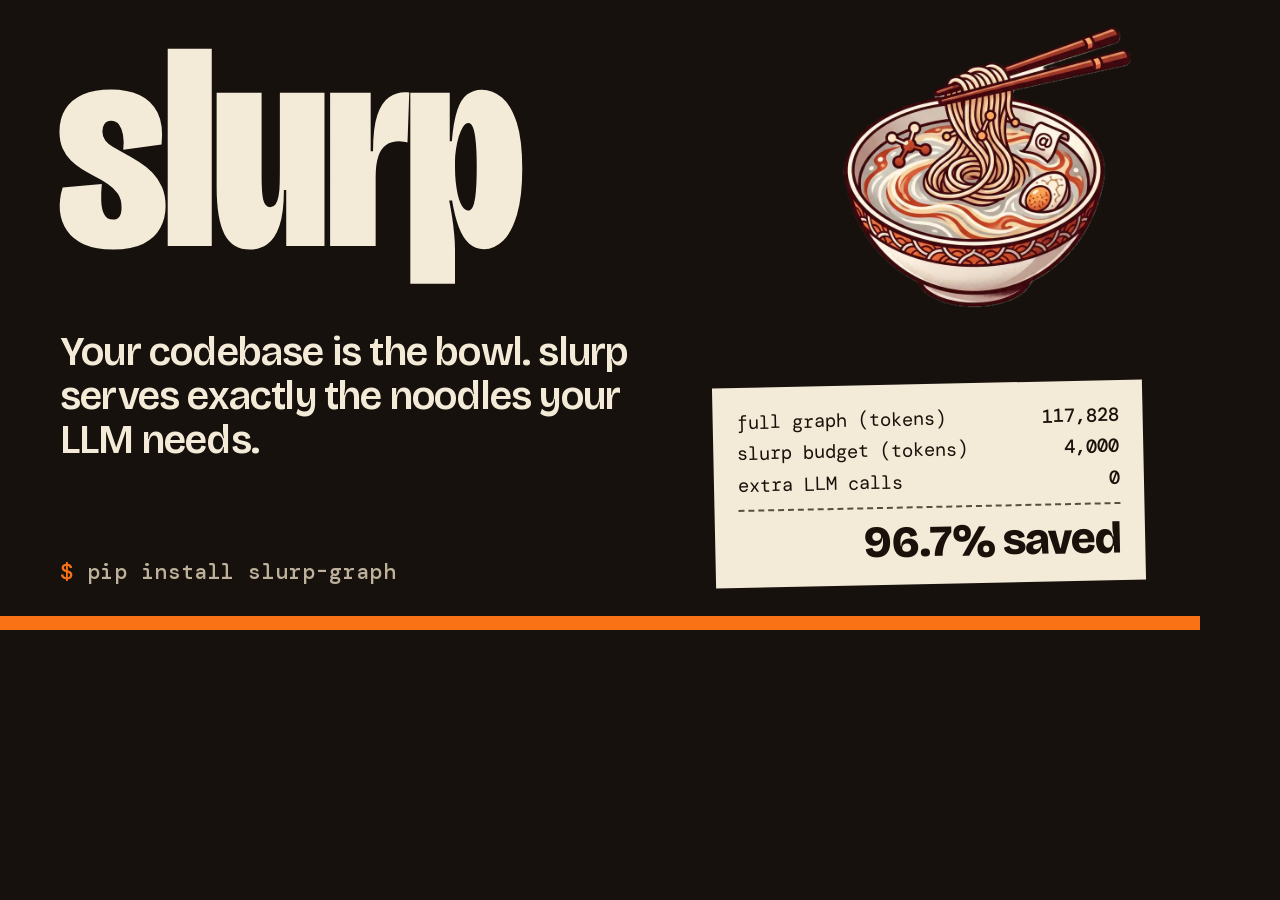
<file: src/og/og.html>
<!doctype html><html><head><meta charset="utf-8"><style>
@font-face{font-family:B;font-weight:400 800;font-stretch:75% 100%;src:url(../../assets/fonts/bricolage-latin.woff2)}
@font-face{font-family:M;font-weight:400;src:url(../../assets/fonts/dmmono-400-latin.woff2)}
@font-face{font-family:M;font-weight:500;src:url(../../assets/fonts/dmmono-500-latin.woff2)}
*{margin:0;box-sizing:border-box}body{width:1200px;height:630px;background:#16110c;color:#f4ead8;font-family:B;overflow:hidden;position:relative}
.word{position:absolute;left:56px;top:34px;font:800 290px/.8 B;font-stretch:75%;letter-spacing:-.02em}
.bowl{position:absolute;right:26px;top:-8px;width:400px;height:400px}
.tag{position:absolute;left:60px;top:330px;width:600px;font:600 40px/1.1 B;letter-spacing:-.02em}
.url{position:absolute;left:60px;bottom:44px;font:500 22px M;color:#bdb19c;letter-spacing:.02em}
.url b{color:#f97316;font-weight:500}
.t{position:absolute;right:56px;bottom:46px;width:430px;background:#f4ead8;color:#1a120a;font:400 19px/1.55 M;padding:20px 24px;transform:rotate(-1.2deg)}
.t dl{display:grid;grid-template-columns:1fr auto;gap:2px 16px}.t dd{text-align:right;font-weight:500}
.t .tot{border-top:2px dashed #5a4d3d;margin-top:10px;padding-top:12px;font:800 44px/1 B;text-align:right;letter-spacing:-.02em}
.band{position:absolute;left:0;right:0;bottom:0;height:14px;background:#f97316}
</style></head><body>
<div class="word">slurp</div><img class="bowl" src="../../assets/logo-920.webp">
<p class="tag">Your codebase is the bowl. slurp serves exactly the noodles your LLM needs.</p>
<p class="url"><b>$</b> pip install slurp-graph</p>
<div class="t"><dl><dt>full graph (tokens)</dt><dd>117,828</dd><dt>slurp budget (tokens)</dt><dd>4,000</dd><dt>extra LLM calls</dt><dd>0</dd></dl><p class="tot">96.7% saved</p></div>
<div class="band"></div></body></html>
</file>
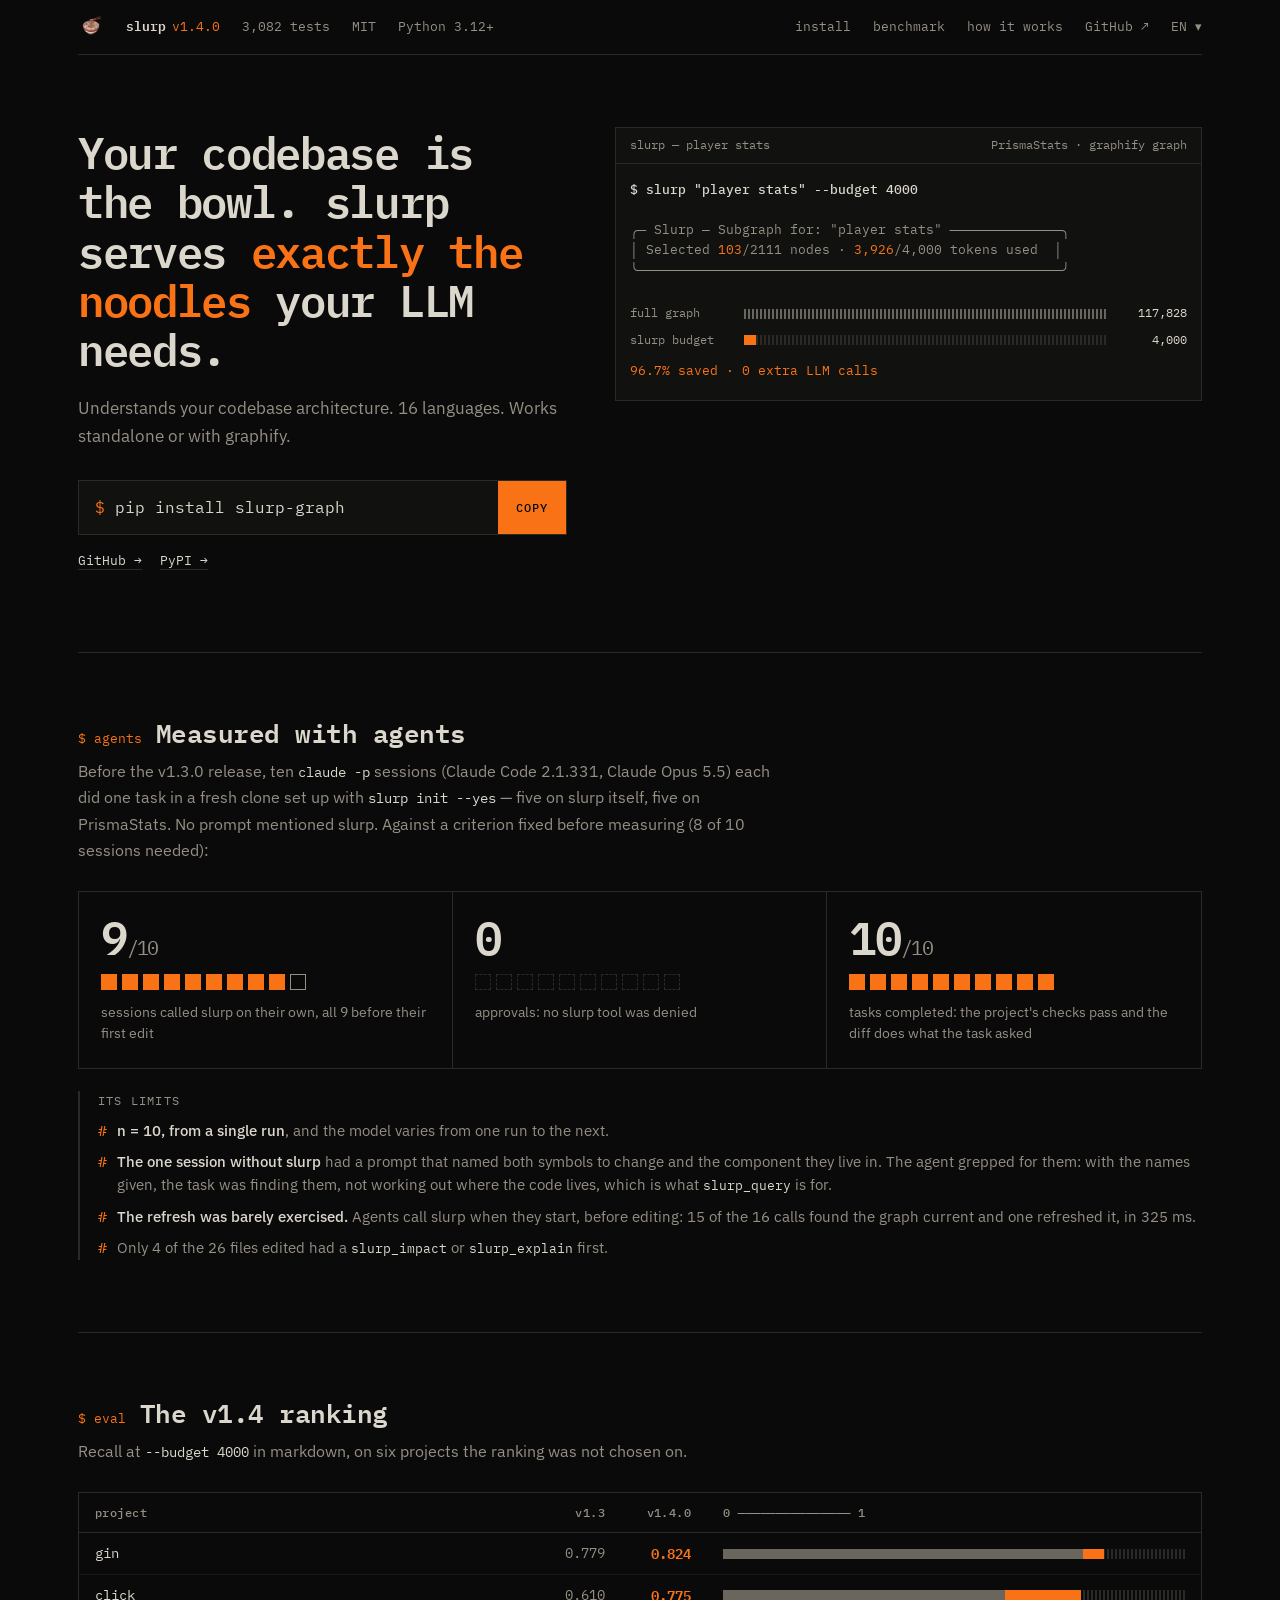
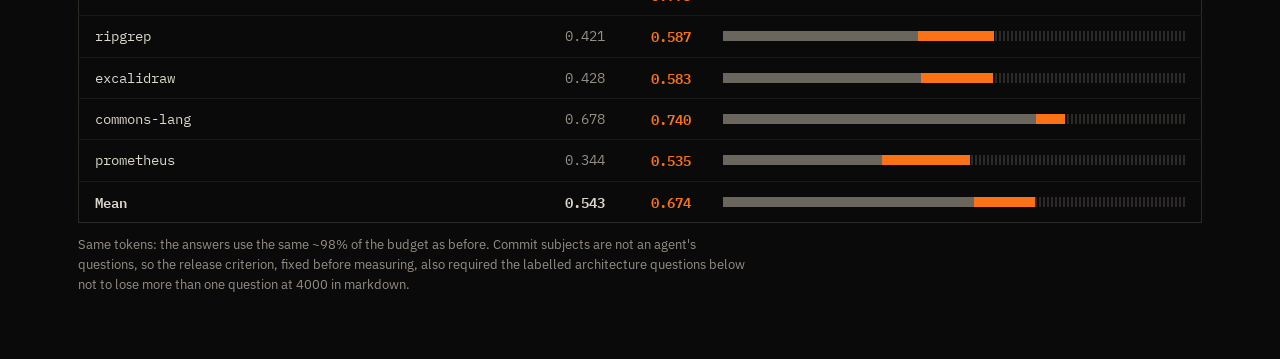
<file: docs/rediseno/bocetos/a.html>
<!doctype html><html lang="en"><head><meta charset="utf-8"><meta name="viewport" content="width=device-width,initial-scale=1">
<title>A — the page is the output</title>
<link rel="preconnect" href="https://fonts.googleapis.com"><link rel="preconnect" href="https://fonts.gstatic.com" crossorigin>
<link href="https://fonts.googleapis.com/css2?family=IBM+Plex+Mono:wght@400;500;600&family=IBM+Plex+Sans:wght@400;500&display=swap" rel="stylesheet">
<style>
*{box-sizing:border-box;margin:0;padding:0}
:root{--bg:#0a0a0a;--pane:#111110;--line:#2c2a26;--tx:#dcd7cc;--mu:#958f84;--or:#f97316;--mono:'IBM Plex Mono',monospace;--sans:'IBM Plex Sans',sans-serif}
body{background:var(--bg);color:var(--tx);font:400 15px/1.6 var(--mono);-webkit-font-smoothing:antialiased}
.wrap{max-width:1180px;margin:0 auto;padding:0 28px}
.bar{display:flex;gap:22px;align-items:center;border-bottom:1px solid var(--line);padding:14px 0;font-size:13px;color:var(--mu)}
.bar img{width:26px;height:26px}.bar b{color:var(--tx);font-weight:600;margin-right:6px}.bar .sp{flex:1}.bar a{color:var(--mu);text-decoration:none}
.bar .ver{color:var(--or)}
.hero{display:grid;grid-template-columns:5fr 6fr;gap:48px;padding:72px 0 80px;align-items:start}
h1{font:600 44px/1.12 var(--mono);letter-spacing:-.03em}
h1 em{font-style:normal;color:var(--or)}
.sub{font:400 17px/1.6 var(--sans);color:var(--mu);margin:22px 0 30px;max-width:30em}
.cmd{display:flex;border:1px solid var(--line);background:var(--pane);font-size:16px}
.cmd span{padding:14px 16px;flex:1}.cmd i{font-style:normal;color:var(--or);margin-right:10px}
.cmd button{font:500 12px var(--mono);letter-spacing:.08em;background:var(--or);color:#0a0a0a;border:0;padding:0 18px;text-transform:uppercase}
.links{margin-top:16px;font-size:13px;color:var(--mu)}.links a{color:var(--tx);text-decoration:underline;text-decoration-color:var(--line);text-underline-offset:4px;margin-right:18px}
.term{border:1px solid var(--line);background:var(--pane);font-size:13px;line-height:1.55}
.term .tt{border-bottom:1px solid var(--line);padding:8px 14px;color:var(--mu);font-size:12px;display:flex;justify-content:space-between}
.term pre{font:inherit;padding:16px 14px;white-space:pre;overflow:hidden;color:var(--mu)}
.term pre b{color:var(--tx);font-weight:500}.term pre em{color:var(--or);font-style:normal}
.meter{padding:0 14px 18px}
.meter .row{display:flex;align-items:center;gap:10px;font-size:12px;color:var(--mu);margin-top:8px}
.meter .row span:first-child{width:104px}.meter .row span:last-child{width:70px;text-align:right;color:var(--tx)}
.meter .tr{flex:1;height:10px;background:repeating-linear-gradient(90deg,var(--line) 0 2px,transparent 2px 4px)}
.meter .tr.full{background:repeating-linear-gradient(90deg,#6b665d 0 2px,transparent 2px 4px)}
.meter .tr i{display:block;height:100%;width:3.4%;background:var(--or)}
.meter .sv{color:var(--or);margin-top:12px;font-size:13px}
section{border-top:1px solid var(--line);padding:64px 0}
.h{display:flex;align-items:baseline;gap:14px;margin-bottom:8px}
.h .n{color:var(--or);font-size:13px}.h h2{font:600 26px/1.2 var(--mono);letter-spacing:-.02em}
.lede{font:400 16px/1.65 var(--sans);color:var(--mu);max-width:44em;margin-bottom:28px}
.lede code,.note code{font-family:var(--mono);font-size:.9em;color:var(--tx)}
.runs{display:grid;grid-template-columns:repeat(3,1fr);border:1px solid var(--line)}
.run{padding:22px 22px 24px;border-right:1px solid var(--line)}.run:last-child{border-right:0}
.run .big{font:600 46px/1 var(--mono);letter-spacing:-.04em}
.run .big small{font-size:20px;color:var(--mu);font-weight:400}
.sq{display:flex;gap:5px;margin:14px 0 12px}.sq i{width:16px;height:16px;background:var(--or)}.sq i.o{background:none;border:1px solid var(--mu)}.sq i.z{background:none;border:1px dashed var(--line)}
.run p{font:400 14px/1.5 var(--sans);color:var(--mu)}
.notes{margin-top:22px;border-left:2px solid var(--line);padding-left:18px}
.notes .t{font-size:12px;letter-spacing:.1em;text-transform:uppercase;color:var(--mu);margin-bottom:8px}
.note{font:400 14.5px/1.6 var(--sans);color:var(--mu);margin-bottom:8px;display:flex;gap:10px}
.note::before{content:"#";font-family:var(--mono);color:var(--or)}.note b{color:var(--tx);font-weight:500}
table{width:100%;border-collapse:collapse;font-size:14px;border:1px solid var(--line)}
th{font-weight:500;font-size:12px;color:var(--mu);text-align:left;padding:10px 16px;border-bottom:1px solid var(--line);letter-spacing:.04em}
td{padding:9px 16px;border-bottom:1px solid #1b1a18}
td.num,th.num{text-align:right;font-variant-numeric:tabular-nums;width:86px}
td.v3{color:var(--mu)}td.v4{color:var(--or);font-weight:600}
td.g{width:44%}.g div{position:relative;height:10px;background:repeating-linear-gradient(90deg,var(--line) 0 2px,transparent 2px 4px)}
.g i{position:absolute;left:0;top:0;height:100%;background:#6b665d;width:calc(var(--a)*100%)}
.g u{position:absolute;top:0;height:100%;background:var(--or);left:calc(var(--a)*100%);width:calc((var(--b) - var(--a))*100%)}
tr.mean td{border-top:1px solid var(--line);border-bottom:0;color:var(--tx);font-weight:600}tr.mean td.v4{color:var(--or)}
.cap{font:400 13px/1.55 var(--sans);color:var(--mu);margin-top:12px;max-width:52em}
@media(max-width:700px){.wrap{padding:0 18px}.bar{gap:12px;font-size:12px}.bar .hid{display:none}.hero{grid-template-columns:1fr;gap:32px;padding:40px 0 48px}h1{font-size:29px}.sub{font-size:16px}.cmd{font-size:14px}.term{font-size:9.6px;overflow:hidden}.meter .row{font-size:11px}.meter .row span:first-child{width:78px}.meter .row span:last-child{width:54px}.ax{display:none}.term pre{padding:12px 10px}section{padding:44px 0}.h h2{font-size:21px}.runs{grid-template-columns:1fr}.run{border-right:0;border-bottom:1px solid var(--line);display:grid;grid-template-columns:auto 1fr;column-gap:16px;align-items:center;padding:16px}.run:last-child{border-bottom:0}.run .big{font-size:34px;grid-row:span 2}.sq{margin:0 0 6px}.sq i{width:11px;height:11px}.sq{gap:3px}.run p{font-size:13.5px}td,th{padding:9px 10px}td.g{width:30%}td.num,th.num{width:58px}table{font-size:13px}}
</style></head><body><div class="wrap">
<div class="bar"><img src="../../../assets/SlurpLogo_SinFondo.png" alt=""><span><b>slurp</b><span class="ver">v1.4.0</span></span><span class="hid">3,082 tests</span><span class="hid">MIT</span><span class="hid">Python 3.12+</span><span class="sp"></span><a class="hid">install</a><a class="hid">benchmark</a><a class="hid">how it works</a><a>GitHub ↗</a><a>EN ▾</a></div>
<div class="hero"><div>
<h1>Your codebase is the bowl. slurp serves <em>exactly the noodles</em> your LLM needs.</h1>
<p class="sub">Understands your codebase architecture. 16 languages. Works standalone or with graphify.</p>
<div class="cmd"><span><i>$</i>pip install slurp-graph</span><button>copy</button></div>
<p class="links"><a>GitHub →</a><a>PyPI →</a></p>
</div>
<div class="term"><div class="tt"><span>slurp — player stats</span><span>PrismaStats · graphify graph</span></div>
<pre><b>$ slurp "player stats" --budget 4000</b>

╭─ Slurp — Subgraph for: "player stats" ──────────────╮
│ Selected <em>103</em>/2111 nodes · <em>3,926</em>/4,000 tokens used  │
╰─────────────────────────────────────────────────────╯</pre>
<div class="meter"><div class="row"><span>full graph</span><div class="tr full"></div><span>117,828</span></div>
<div class="row"><span>slurp budget</span><div class="tr"><i></i></div><span>4,000</span></div>
<p class="sv">96.7% saved · 0 extra LLM calls</p></div></div></div>

<section><div class="h"><span class="n">$ agents</span><h2>Measured with agents</h2></div>
<p class="lede">Before the v1.3.0 release, ten <code>claude -p</code> sessions (Claude Code 2.1.331, Claude Opus 5.5) each did one task in a fresh clone set up with <code>slurp init --yes</code> — five on slurp itself, five on PrismaStats. No prompt mentioned slurp. Against a criterion fixed before measuring (8 of 10 sessions needed):</p>
<div class="runs">
<div class="run"><div class="big">9<small>/10</small></div><div><div class="sq"><i></i><i></i><i></i><i></i><i></i><i></i><i></i><i></i><i></i><i class="o"></i></div><p>sessions called slurp on their own, all 9 before their first edit</p></div></div>
<div class="run"><div class="big">0</div><div><div class="sq"><i class="z"></i><i class="z"></i><i class="z"></i><i class="z"></i><i class="z"></i><i class="z"></i><i class="z"></i><i class="z"></i><i class="z"></i><i class="z"></i></div><p>approvals: no slurp tool was denied</p></div></div>
<div class="run"><div class="big">10<small>/10</small></div><div><div class="sq"><i></i><i></i><i></i><i></i><i></i><i></i><i></i><i></i><i></i><i></i></div><p>tasks completed: the project's checks pass and the diff does what the task asked</p></div></div>
</div>
<div class="notes"><p class="t">Its limits</p>
<p class="note"><span><b>n = 10, from a single run</b>, and the model varies from one run to the next.</span></p>
<p class="note"><span><b>The one session without slurp</b> had a prompt that named both symbols to change and the component they live in. The agent grepped for them: with the names given, the task was finding them, not working out where the code lives, which is what <code>slurp_query</code> is for.</span></p>
<p class="note"><span><b>The refresh was barely exercised.</b> Agents call slurp when they start, before editing: 15 of the 16 calls found the graph current and one refreshed it, in 325 ms.</span></p>
<p class="note"><span>Only 4 of the 26 files edited had a <code>slurp_impact</code> or <code>slurp_explain</code> first.</span></p></div>
</section>

<section><div class="h"><span class="n">$ eval</span><h2>The v1.4 ranking</h2></div>
<p class="lede">Recall at <code>--budget 4000</code> in markdown, on six projects the ranking was not chosen on.</p>
<table><thead><tr><th>project</th><th class="num">v1.3</th><th class="num">v1.4.0</th><th><span class="ax">0 ─────────────── 1</span></th></tr></thead><tbody>
<tr><td>gin</td><td class="num v3">0.779</td><td class="num v4">0.824</td><td class="g"><div style="--a:.779;--b:.824"><i></i><u></u></div></td></tr>
<tr><td>click</td><td class="num v3">0.610</td><td class="num v4">0.775</td><td class="g"><div style="--a:.610;--b:.775"><i></i><u></u></div></td></tr>
<tr><td>ripgrep</td><td class="num v3">0.421</td><td class="num v4">0.587</td><td class="g"><div style="--a:.421;--b:.587"><i></i><u></u></div></td></tr>
<tr><td>excalidraw</td><td class="num v3">0.428</td><td class="num v4">0.583</td><td class="g"><div style="--a:.428;--b:.583"><i></i><u></u></div></td></tr>
<tr><td>commons-lang</td><td class="num v3">0.678</td><td class="num v4">0.740</td><td class="g"><div style="--a:.678;--b:.740"><i></i><u></u></div></td></tr>
<tr><td>prometheus</td><td class="num v3">0.344</td><td class="num v4">0.535</td><td class="g"><div style="--a:.344;--b:.535"><i></i><u></u></div></td></tr>
<tr class="mean"><td>Mean</td><td class="num v3">0.543</td><td class="num v4">0.674</td><td class="g"><div style="--a:.543;--b:.674"><i></i><u></u></div></td></tr>
</tbody></table>
<p class="cap">Same tokens: the answers use the same ~98% of the budget as before. Commit subjects are not an agent's questions, so the release criterion, fixed before measuring, also required the labelled architecture questions below not to lose more than one question at 4000 in markdown.</p>
</section></div>

</body></html>
</file>
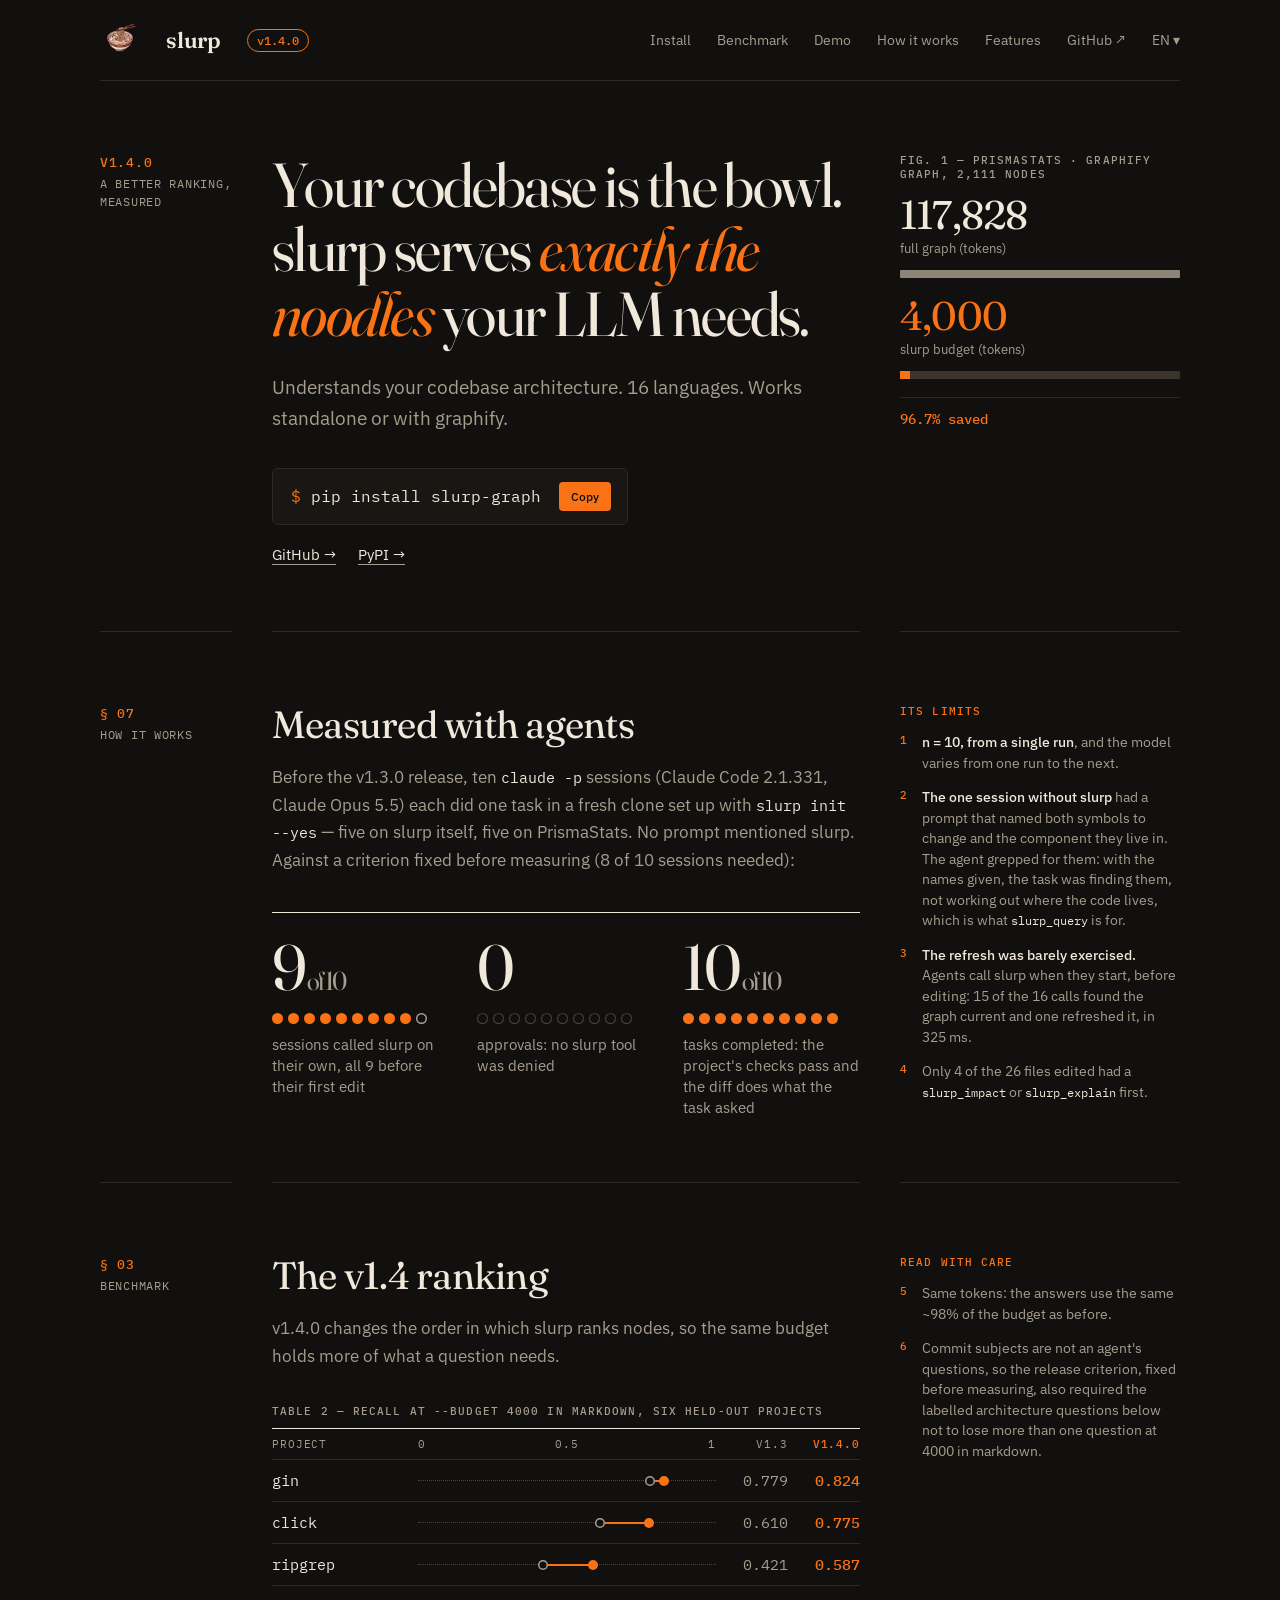
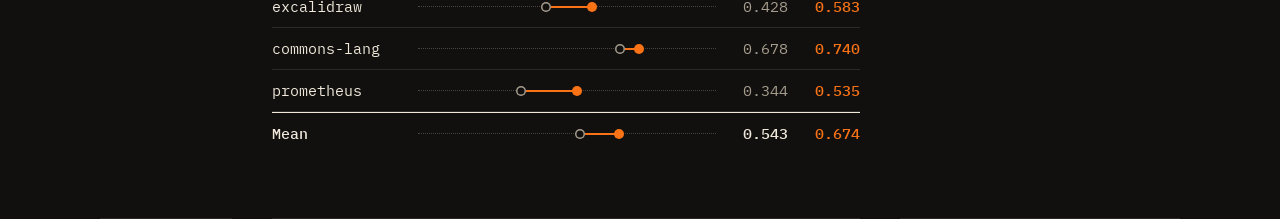
<file: docs/rediseno/bocetos/b.html>
<!doctype html><html lang="en"><head><meta charset="utf-8"><meta name="viewport" content="width=device-width,initial-scale=1">
<title>B — the measurement report</title>
<link rel="preconnect" href="https://fonts.googleapis.com"><link rel="preconnect" href="https://fonts.gstatic.com" crossorigin>
<link href="https://fonts.googleapis.com/css2?family=Fraunces:ital,opsz,wght@0,9..144,400;0,9..144,500;0,9..144,600;1,9..144,400&family=IBM+Plex+Mono:wght@400;500&family=IBM+Plex+Sans:wght@400;500;600&display=swap" rel="stylesheet">
<style>
*{box-sizing:border-box;margin:0;padding:0}
:root{--bg:#12100e;--rule:#2e2924;--ink:#efe8db;--mu:#a69d8f;--or:#f97316;--serif:'Fraunces',Georgia,serif;--sans:'IBM Plex Sans',sans-serif;--mono:'IBM Plex Mono',monospace}
body{background:var(--bg);color:var(--ink);font:400 17px/1.62 var(--sans);-webkit-font-smoothing:antialiased}
.page{max-width:1160px;margin:0 auto;padding:0 40px;display:grid;grid-template-columns:132px minmax(0,1fr) 280px;column-gap:40px}
.full{grid-column:1/-1}.rail{grid-column:1}.main{grid-column:2}.side{grid-column:3}
.top{display:flex;align-items:center;gap:26px;padding:20px 0;border-bottom:1px solid var(--rule);font-size:14px;color:var(--mu)}
.top img{width:40px;height:40px}.top b{font:600 22px var(--serif);color:var(--ink);letter-spacing:-.01em}.top .sp{flex:1}
.top .pill{font:500 12px var(--mono);color:var(--or);border:1px solid var(--or);padding:3px 9px;border-radius:99px}
.hero{padding:84px 0 72px;border-bottom:1px solid var(--rule);row-gap:0;display:contents}
.rail{font:400 12px/1.5 var(--mono);color:var(--mu);letter-spacing:.06em;text-transform:uppercase;padding-top:14px}
.rail b{display:block;color:var(--or);font-weight:500;font-size:13px;margin-bottom:2px}
.blk{padding:76px 0 68px;border-bottom:1px solid var(--rule);display:contents}
.blk>*{padding-top:72px;padding-bottom:64px;border-bottom:1px solid var(--rule)}
h1{font:400 62px/1.04 var(--serif);letter-spacing:-.025em;font-variation-settings:"opsz" 144}
h1 em{color:var(--or);font-style:italic}
.abs{font-size:19px;color:var(--mu);margin:26px 0 34px;max-width:30em}
.cmd{display:inline-flex;align-items:center;gap:18px;border:1px solid var(--rule);border-radius:6px;padding:13px 16px 13px 18px;font:400 16px var(--mono);background:#191613}
.cmd i{color:var(--or);font-style:normal}.cmd button{font:500 12px var(--sans);color:#12100e;background:var(--or);border:0;border-radius:4px;padding:7px 12px}
.lk{margin-top:18px;font-size:15px}.lk a{color:var(--ink);border-bottom:1px solid var(--mu);margin-right:22px;text-decoration:none}
.fig{font-size:13.5px;line-height:1.5;color:var(--mu)}
.fig .cap{font:500 11px var(--mono);letter-spacing:.1em;text-transform:uppercase;color:var(--mu);margin-bottom:14px}
.fig .n{font:400 40px/1 var(--serif);color:var(--ink);letter-spacing:-.02em}.fig .n.o{color:var(--or)}
.fig .l{font-size:12.5px;margin:4px 0 12px}
.track{height:8px;background:#3a342d;border-radius:1px;margin:6px 0 18px}.track i{display:block;height:100%;width:3.4%;background:var(--or);min-width:6px}
.track.f{background:#8d8477}
.fig .sv{font:500 14px var(--mono);color:var(--or);border-top:1px solid var(--rule);padding-top:12px}
h2{font:400 38px/1.1 var(--serif);letter-spacing:-.02em;margin-bottom:18px}
p.lede{color:var(--mu);max-width:36em}
p.lede code,.sn code{font:400 .88em var(--mono);color:var(--ink)}
.res{display:grid;grid-template-columns:repeat(3,1fr);gap:28px;margin-top:38px;border-top:1px solid var(--ink);padding-top:22px}
.res .v{font:400 64px/1 var(--serif);letter-spacing:-.03em;font-variation-settings:"opsz" 144}
.res .v span{font-size:26px;color:var(--mu)}
.dots{display:flex;gap:5px;margin:14px 0 10px}.dots i{width:11px;height:11px;border-radius:50%;background:var(--or)}.dots i.o{background:none;box-shadow:inset 0 0 0 1.5px var(--mu)}.dots i.z{background:none;box-shadow:inset 0 0 0 1px #4a433b}
.res p{font-size:14.5px;line-height:1.45;color:var(--mu)}
.side .st{font:500 11px var(--mono);letter-spacing:.1em;text-transform:uppercase;color:var(--or);margin-bottom:14px}
.sn{font-size:13.5px;line-height:1.52;color:var(--mu);margin-bottom:14px;padding-left:22px;position:relative}
.sn sup{position:absolute;left:0;top:1px;font:500 11px var(--mono);color:var(--or)}
.sn b{color:var(--ink);font-weight:500}
.tcap{font:500 11px var(--mono);letter-spacing:.1em;text-transform:uppercase;color:var(--mu);margin:34px 0 10px}
.rows{border-top:1px solid var(--ink)}
.row{display:grid;grid-template-columns:130px 1fr 56px 56px;align-items:center;gap:16px;padding:11px 0;border-bottom:1px solid var(--rule);font:400 14.5px var(--mono)}
.row.hd{font-size:11px;color:var(--mu);letter-spacing:.08em;text-transform:uppercase;padding:8px 0}
.row .a,.row .b{text-align:right;font-variant-numeric:tabular-nums}.row .a{color:var(--mu)}.row .b{color:var(--or);font-weight:500}
.sl{position:relative;height:14px}.sl::before{content:"";position:absolute;left:0;right:0;top:6.5px;border-top:1px dotted #4a433b}
.sl u{position:absolute;top:6px;height:2px;background:var(--or);left:calc(var(--a)*100%);width:calc((var(--b) - var(--a))*100%)}
.sl i{position:absolute;top:2px;width:10px;height:10px;border-radius:50%;margin-left:-5px}
.sl i.p{left:calc(var(--a)*100%);background:var(--bg);box-shadow:inset 0 0 0 1.5px var(--mu)}
.sl i.q{left:calc(var(--b)*100%);background:var(--or)}
.row.mean{border-bottom:0;border-top:1px solid var(--ink);font-weight:500}.row.mean .a{color:var(--ink)}
.ax{display:flex;justify-content:space-between}
@media(max-width:700px){body{font-size:16px}.page{display:block;padding:0 20px}.top{gap:12px}.top .hid{display:none}.top img{width:32px;height:32px}.blk>*{padding:0;border:0}.blk{display:block;padding:44px 0 40px;border-bottom:1px solid var(--rule)}.rail{padding:0 0 12px}.rail b{display:inline;margin-right:8px}h1{font-size:38px}.abs{font-size:17px;margin:18px 0 24px}.cmd{display:flex;justify-content:space-between;font-size:14px;padding:11px 12px 11px 14px}.side{margin-top:30px;border-left:2px solid var(--rule);padding-left:16px!important}.fig{display:grid;grid-template-columns:1fr 1fr;column-gap:18px}.fig .cap,.fig .sv{grid-column:1/-1}.fig .n{font-size:30px}h2{font-size:29px}.res{grid-template-columns:1fr;gap:20px;margin-top:26px}.res>div{display:grid;grid-template-columns:104px 1fr;align-items:center;column-gap:8px}.res .v{font-size:46px;grid-row:span 2}.dots{margin:0 0 6px}.dots i{width:9px;height:9px}.dots{gap:4px}.row{grid-template-columns:86px 1fr 44px 44px;gap:8px;font-size:12.5px}}
</style></head><body><div class="page">
<div class="top full"><img src="../../../assets/SlurpLogo_SinFondo.png" alt=""><b>slurp</b><span class="pill">v1.4.0</span><span class="sp"></span><span class="hid">Install</span><span class="hid">Benchmark</span><span class="hid">Demo</span><span class="hid">How it works</span><span class="hid">Features</span><span>GitHub ↗</span><span>EN ▾</span></div>

<div class="blk">
<div class="rail"><b>v1.4.0</b>A better ranking, measured</div>
<div class="main"><h1>Your codebase is the bowl. slurp serves <em>exactly the noodles</em> your LLM needs.</h1>
<p class="abs">Understands your codebase architecture. 16 languages. Works standalone or with graphify.</p>
<div class="cmd"><span><i>$</i> pip install slurp-graph</span><button>Copy</button></div>
<p class="lk"><a>GitHub →</a><a>PyPI →</a></p></div>
<div class="side fig"><p class="cap">Fig. 1 — PrismaStats · graphify graph, 2,111 nodes</p>
<div><p class="n">117,828</p><p class="l">full graph (tokens)</p><div class="track f"></div></div>
<div><p class="n o">4,000</p><p class="l">slurp budget (tokens)</p><div class="track"><i></i></div></div>
<p class="sv">96.7% saved</p></div>
</div>

<div class="blk">
<div class="rail"><b>§ 07</b>How it works</div>
<div class="main"><h2>Measured with agents</h2>
<p class="lede">Before the v1.3.0 release, ten <code>claude -p</code> sessions (Claude Code 2.1.331, Claude Opus 5.5) each did one task in a fresh clone set up with <code>slurp init --yes</code> — five on slurp itself, five on PrismaStats. No prompt mentioned slurp. Against a criterion fixed before measuring (8 of 10 sessions needed):</p>
<div class="res">
<div><div class="v">9<span> of 10</span></div><div class="dots"><i></i><i></i><i></i><i></i><i></i><i></i><i></i><i></i><i></i><i class="o"></i></div><p>sessions called slurp on their own, all 9 before their first edit</p></div>
<div><div class="v">0</div><div class="dots"><i class="z"></i><i class="z"></i><i class="z"></i><i class="z"></i><i class="z"></i><i class="z"></i><i class="z"></i><i class="z"></i><i class="z"></i><i class="z"></i></div><p>approvals: no slurp tool was denied</p></div>
<div><div class="v">10<span> of 10</span></div><div class="dots"><i></i><i></i><i></i><i></i><i></i><i></i><i></i><i></i><i></i><i></i></div><p>tasks completed: the project's checks pass and the diff does what the task asked</p></div>
</div></div>
<div class="side"><p class="st">Its limits</p>
<p class="sn"><sup>1</sup><b>n = 10, from a single run</b>, and the model varies from one run to the next.</p>
<p class="sn"><sup>2</sup><b>The one session without slurp</b> had a prompt that named both symbols to change and the component they live in. The agent grepped for them: with the names given, the task was finding them, not working out where the code lives, which is what <code>slurp_query</code> is for.</p>
<p class="sn"><sup>3</sup><b>The refresh was barely exercised.</b> Agents call slurp when they start, before editing: 15 of the 16 calls found the graph current and one refreshed it, in 325 ms.</p>
<p class="sn"><sup>4</sup>Only 4 of the 26 files edited had a <code>slurp_impact</code> or <code>slurp_explain</code> first.</p></div>
</div>

<div class="blk">
<div class="rail"><b>§ 03</b>Benchmark</div>
<div class="main"><h2>The v1.4 ranking</h2>
<p class="lede">v1.4.0 changes the order in which slurp ranks nodes, so the same budget holds more of what a question needs.</p>
<p class="tcap">Table 2 — Recall at --budget 4000 in markdown, six held-out projects</p>
<div class="rows">
<div class="row hd"><span>Project</span><span class="ax"><span>0</span><span>0.5</span><span>1</span></span><span class="a">v1.3</span><span class="b">v1.4.0</span></div>
<div class="row"><span>gin</span><span class="sl" style="--a:.779;--b:.824"><u></u><i class="p"></i><i class="q"></i></span><span class="a">0.779</span><span class="b">0.824</span></div>
<div class="row"><span>click</span><span class="sl" style="--a:.610;--b:.775"><u></u><i class="p"></i><i class="q"></i></span><span class="a">0.610</span><span class="b">0.775</span></div>
<div class="row"><span>ripgrep</span><span class="sl" style="--a:.421;--b:.587"><u></u><i class="p"></i><i class="q"></i></span><span class="a">0.421</span><span class="b">0.587</span></div>
<div class="row"><span>excalidraw</span><span class="sl" style="--a:.428;--b:.583"><u></u><i class="p"></i><i class="q"></i></span><span class="a">0.428</span><span class="b">0.583</span></div>
<div class="row"><span>commons-lang</span><span class="sl" style="--a:.678;--b:.740"><u></u><i class="p"></i><i class="q"></i></span><span class="a">0.678</span><span class="b">0.740</span></div>
<div class="row"><span>prometheus</span><span class="sl" style="--a:.344;--b:.535"><u></u><i class="p"></i><i class="q"></i></span><span class="a">0.344</span><span class="b">0.535</span></div>
<div class="row mean"><span>Mean</span><span class="sl" style="--a:.543;--b:.674"><u></u><i class="p"></i><i class="q"></i></span><span class="a">0.543</span><span class="b">0.674</span></div>
</div></div>
<div class="side"><p class="st">Read with care</p>
<p class="sn"><sup>5</sup>Same tokens: the answers use the same ~98% of the budget as before.</p>
<p class="sn"><sup>6</sup>Commit subjects are not an agent's questions, so the release criterion, fixed before measuring, also required the labelled architecture questions below not to lose more than one question at 4000 in markdown.</p></div>
</div>
</div>

</body></html>
</file>
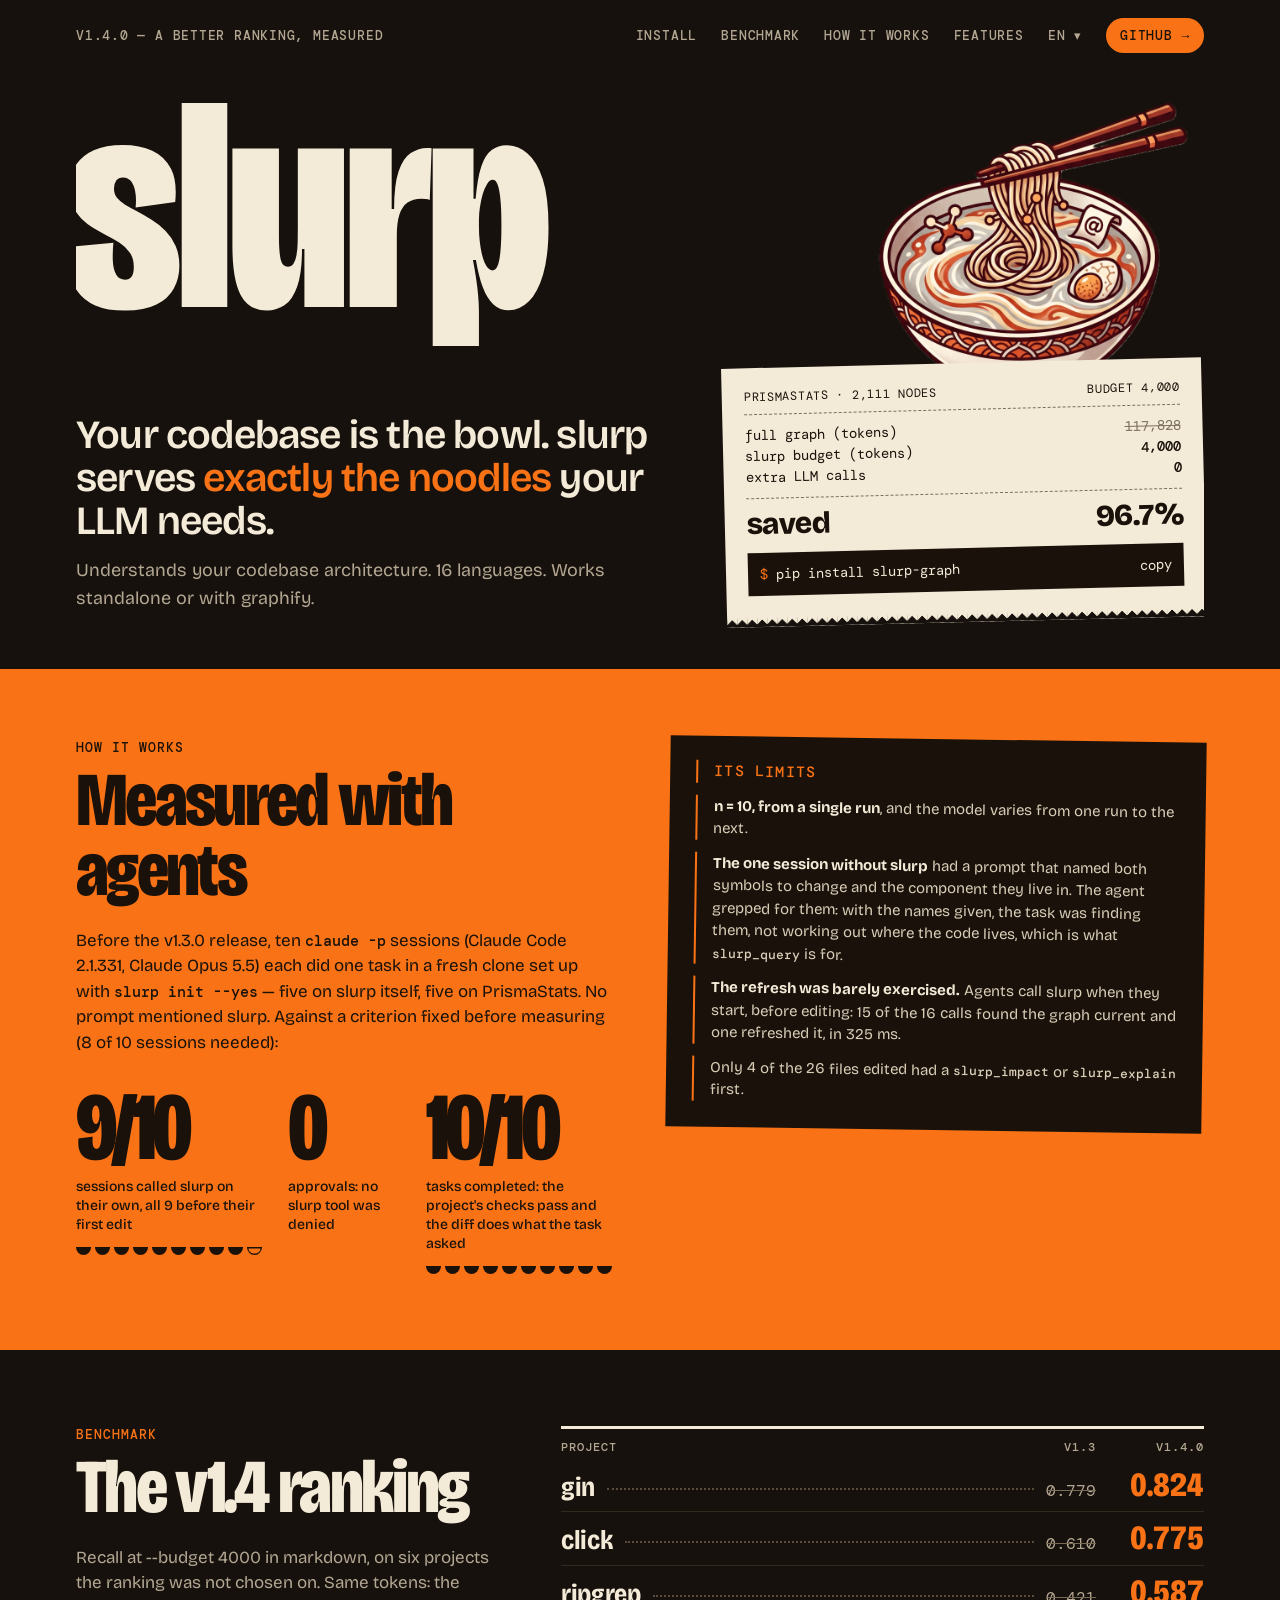
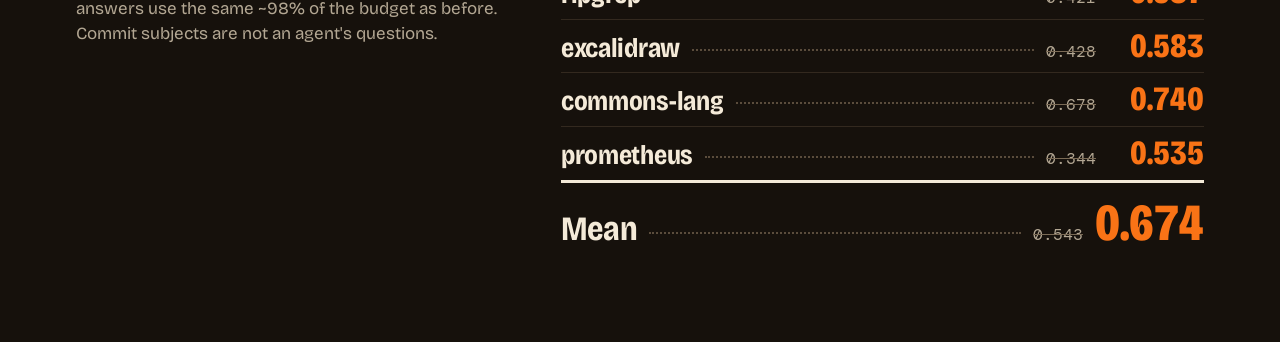
<file: docs/rediseno/bocetos/c.html>
<!doctype html><html lang="en"><head><meta charset="utf-8"><meta name="viewport" content="width=device-width,initial-scale=1">
<title>C — the ramen counter</title>
<link rel="preconnect" href="https://fonts.googleapis.com"><link rel="preconnect" href="https://fonts.gstatic.com" crossorigin>
<link href="https://fonts.googleapis.com/css2?family=Bricolage+Grotesque:opsz,wdth,wght@12..96,75..100,400..800&family=DM+Mono:wght@400;500&display=swap" rel="stylesheet">
<style>
*{box-sizing:border-box;margin:0;padding:0}
:root{--bg:#16110c;--cream:#f4ead8;--mu:#b3a793;--or:#f97316;--ink:#1a120a;--d:'Bricolage Grotesque',sans-serif;--m:'DM Mono',monospace}
body{background:var(--bg);color:var(--cream);font:400 17px/1.55 var(--d);-webkit-font-smoothing:antialiased}
.w{max-width:1200px;margin:0 auto;padding:0 36px}
.top{display:flex;align-items:center;gap:24px;padding:18px 0;font:500 13px var(--m);text-transform:uppercase;letter-spacing:.06em;color:var(--mu)}
.top .sp{flex:1}.top .cta{background:var(--or);color:var(--ink);padding:9px 14px;border-radius:99px}
.hero{position:relative;padding:20px 0 0;overflow:hidden}
.word{font:800 300px/.78 var(--d);font-stretch:75%;letter-spacing:-.02em;color:var(--cream);margin-left:-10px}
.bowl{position:absolute;right:-30px;top:-6px;width:430px;height:430px}
.hrow{display:grid;grid-template-columns:1.25fr 1fr;gap:48px;align-items:end;margin-top:38px;padding-bottom:56px}
.tag{font:600 40px/1.08 var(--d);letter-spacing:-.02em}.tag em{font-style:normal;color:var(--or)}
.sub{color:var(--mu);margin-top:14px;font-size:18px}
.ticket{background:var(--cream);color:var(--ink);font:400 14px/1.5 var(--m);padding:20px 22px 22px;transform:rotate(-1.4deg);position:relative}
.ticket::after{content:"";position:absolute;left:0;right:0;bottom:-9px;height:10px;background:linear-gradient(135deg,var(--cream) 5px,transparent 0) 0 0/10px 10px,linear-gradient(225deg,var(--cream) 5px,transparent 0) 0 0/10px 10px}
.ticket .t{display:flex;justify-content:space-between;gap:6px 14px;flex-wrap:wrap;border-bottom:1px dashed #7c6f5c;padding-bottom:8px;margin-bottom:10px;text-transform:uppercase;font-size:12px;letter-spacing:.06em}
.ticket .l{display:flex;justify-content:space-between;gap:10px}.ticket .l b{font-weight:500}
.ticket .l s{color:#7c6f5c}
.ticket .tot{border-top:1px dashed #7c6f5c;margin-top:10px;padding-top:10px;display:flex;justify-content:space-between;font:800 30px/1 var(--d);letter-spacing:-.02em}
.ticket .pip{margin-top:14px;background:var(--ink);color:var(--cream);padding:11px 12px;display:flex;justify-content:space-between;font-size:14px}.ticket .pip i{color:var(--or);font-style:normal}
.band{background:var(--or);color:var(--ink);padding:70px 0 76px}
.k{font:500 13px var(--m);text-transform:uppercase;letter-spacing:.08em;margin-bottom:10px}
h2{font:800 76px/.92 var(--d);font-stretch:78%;letter-spacing:-.035em;max-width:9em}
.band .in{display:grid;grid-template-columns:1fr 1fr;gap:56px;align-items:start}
.lede{font-size:17px;line-height:1.5;margin-top:22px;max-width:32em}
.lede code,.lim code{font:500 .86em var(--m)}
.big3{display:grid;grid-template-columns:repeat(3,auto);gap:26px;margin-top:34px;justify-content:start}
.big3 .v{font:800 96px/.82 var(--d);font-stretch:75%;letter-spacing:-.04em}
.big3 p{font:500 14px/1.35 var(--d);max-width:13em;margin-top:10px}
.bowls{display:flex;gap:4px;margin-top:12px}.bowls i{width:15px;height:8px;border-radius:0 0 9px 9px;background:var(--ink)}.bowls i.o{background:none;box-shadow:inset 0 0 0 1.5px var(--ink)}
.lim{background:var(--ink);color:var(--cream);padding:24px 26px 14px;transform:rotate(.8deg)}
.lim .k{color:var(--or)}
.lim p{font-size:15px;line-height:1.5;color:#d9cdb8;margin-bottom:12px;padding-left:16px;border-left:2px solid var(--or)}.lim p b{color:var(--cream);font-weight:700}
.menu{padding:76px 0 84px}
.menu .in{display:grid;grid-template-columns:1fr 1.5fr;gap:56px;align-items:start}
.menu h2{color:var(--cream)}.menu .k{color:var(--or)}.menu .lede{color:var(--mu)}
.board{border-top:3px solid var(--cream)}
.board .hd,.it{display:grid;grid-template-columns:auto 1fr auto auto;align-items:baseline;gap:12px}
.board .hd{font:500 12px var(--m);text-transform:uppercase;letter-spacing:.08em;color:var(--mu);padding:10px 0 4px}
.it{padding:9px 0;border-bottom:1px solid #33291f}
.it .nm{font:700 27px/1.1 var(--d);font-stretch:85%;letter-spacing:-.01em}
.it .dt{border-bottom:2px dotted #5a4c3c;transform:translateY(-6px)}
.it .a{font:400 16px var(--m);color:var(--mu);text-decoration:line-through;text-decoration-color:#7a6a55}
.it .b{font:800 34px/1 var(--d);font-stretch:80%;color:var(--or);min-width:96px;text-align:right;font-variant-numeric:tabular-nums}
.it.mean{border-bottom:0;border-top:3px solid var(--cream);margin-top:-1px;padding-top:14px}.it.mean .b{font-size:52px}.it.mean .nm{font-size:34px}
.hd span:nth-child(3){min-width:52px;text-align:right}.hd span:nth-child(4){min-width:96px;text-align:right}
@media(max-width:700px){.w{padding:0 18px}.top .hid{display:none}.word{font-size:124px;margin-left:-4px}.bowl{width:190px;height:190px;right:-34px;top:-14px}.hrow{grid-template-columns:1fr;gap:30px;margin-top:22px;padding-bottom:44px}.tag{font-size:28px}.sub{font-size:16px}.band{padding:44px 0 52px}h2{font-size:46px}.band .in,.menu .in{grid-template-columns:1fr;gap:28px}.big3{grid-template-columns:1fr;gap:18px}.big3>div{display:grid;grid-template-columns:118px 1fr;align-items:center;column-gap:10px}.big3 .v{font-size:70px;grid-row:span 2}.big3 p{margin:0 0 6px}.bowls{margin:0}.menu{padding:48px 0 56px}.it .nm{font-size:20px}.it .b{font-size:26px;min-width:70px}.it .a{font-size:13px}.it.mean .b{font-size:36px}.it.mean .nm{font-size:24px}.hd span:nth-child(4){min-width:70px}}
</style></head><body>
<div class="w"><div class="top"><span>v1.4.0 — A better ranking, measured</span><span class="sp"></span><span class="hid">Install</span><span class="hid">Benchmark</span><span class="hid">How it works</span><span class="hid">Features</span><span class="hid">EN ▾</span><span class="cta">GitHub →</span></div>
<div class="hero"><img class="bowl" src="../../../assets/SlurpLogo_SinFondo.png" alt=""><div class="word">slurp</div>
<div class="hrow"><div><p class="tag">Your codebase is the bowl. slurp serves <em>exactly the noodles</em> your LLM needs.</p><p class="sub">Understands your codebase architecture. 16 languages. Works standalone or with graphify.</p></div>
<div class="ticket"><div class="t"><span>PrismaStats · 2,111 nodes</span><span>budget 4,000</span></div>
<div class="l"><span>full graph (tokens)</span><s>117,828</s></div>
<div class="l"><span>slurp budget (tokens)</span><b>4,000</b></div>
<div class="l"><span>extra LLM calls</span><b>0</b></div>
<div class="tot"><span>saved</span><span>96.7%</span></div>
<div class="pip"><span><i>$</i> pip install slurp-graph</span><span>copy</span></div></div></div></div></div>

<div class="band"><div class="w"><div class="in"><div>
<p class="k">How it works</p><h2>Measured with agents</h2>
<p class="lede">Before the v1.3.0 release, ten <code>claude -p</code> sessions (Claude Code 2.1.331, Claude Opus 5.5) each did one task in a fresh clone set up with <code>slurp init --yes</code> — five on slurp itself, five on PrismaStats. No prompt mentioned slurp. Against a criterion fixed before measuring (8 of 10 sessions needed):</p>
<div class="big3">
<div><div class="v">9/10</div><p>sessions called slurp on their own, all 9 before their first edit</p><div class="bowls"><i></i><i></i><i></i><i></i><i></i><i></i><i></i><i></i><i></i><i class="o"></i></div></div>
<div><div class="v">0</div><p>approvals: no slurp tool was denied</p><div class="bowls"></div></div>
<div><div class="v">10/10</div><p>tasks completed: the project's checks pass and the diff does what the task asked</p><div class="bowls"><i></i><i></i><i></i><i></i><i></i><i></i><i></i><i></i><i></i><i></i></div></div>
</div></div>
<div class="lim"><p class="k">Its limits</p>
<p><b>n = 10, from a single run</b>, and the model varies from one run to the next.</p>
<p><b>The one session without slurp</b> had a prompt that named both symbols to change and the component they live in. The agent grepped for them: with the names given, the task was finding them, not working out where the code lives, which is what <code>slurp_query</code> is for.</p>
<p><b>The refresh was barely exercised.</b> Agents call slurp when they start, before editing: 15 of the 16 calls found the graph current and one refreshed it, in 325 ms.</p>
<p>Only 4 of the 26 files edited had a <code>slurp_impact</code> or <code>slurp_explain</code> first.</p></div>
</div></div></div>

<div class="menu"><div class="w"><div class="in"><div>
<p class="k">Benchmark</p><h2>The v1.4 ranking</h2>
<p class="lede">Recall at --budget 4000 in markdown, on six projects the ranking was not chosen on. Same tokens: the answers use the same ~98% of the budget as before. Commit subjects are not an agent's questions.</p></div>
<div class="board"><div class="hd"><span>Project</span><span></span><span>v1.3</span><span>v1.4.0</span></div>
<div class="it"><span class="nm">gin</span><span class="dt"></span><span class="a">0.779</span><span class="b">0.824</span></div>
<div class="it"><span class="nm">click</span><span class="dt"></span><span class="a">0.610</span><span class="b">0.775</span></div>
<div class="it"><span class="nm">ripgrep</span><span class="dt"></span><span class="a">0.421</span><span class="b">0.587</span></div>
<div class="it"><span class="nm">excalidraw</span><span class="dt"></span><span class="a">0.428</span><span class="b">0.583</span></div>
<div class="it"><span class="nm">commons-lang</span><span class="dt"></span><span class="a">0.678</span><span class="b">0.740</span></div>
<div class="it"><span class="nm">prometheus</span><span class="dt"></span><span class="a">0.344</span><span class="b">0.535</span></div>
<div class="it mean"><span class="nm">Mean</span><span class="dt"></span><span class="a">0.543</span><span class="b">0.674</span></div>
</div></div></div></div>

</body></html>
</file>
